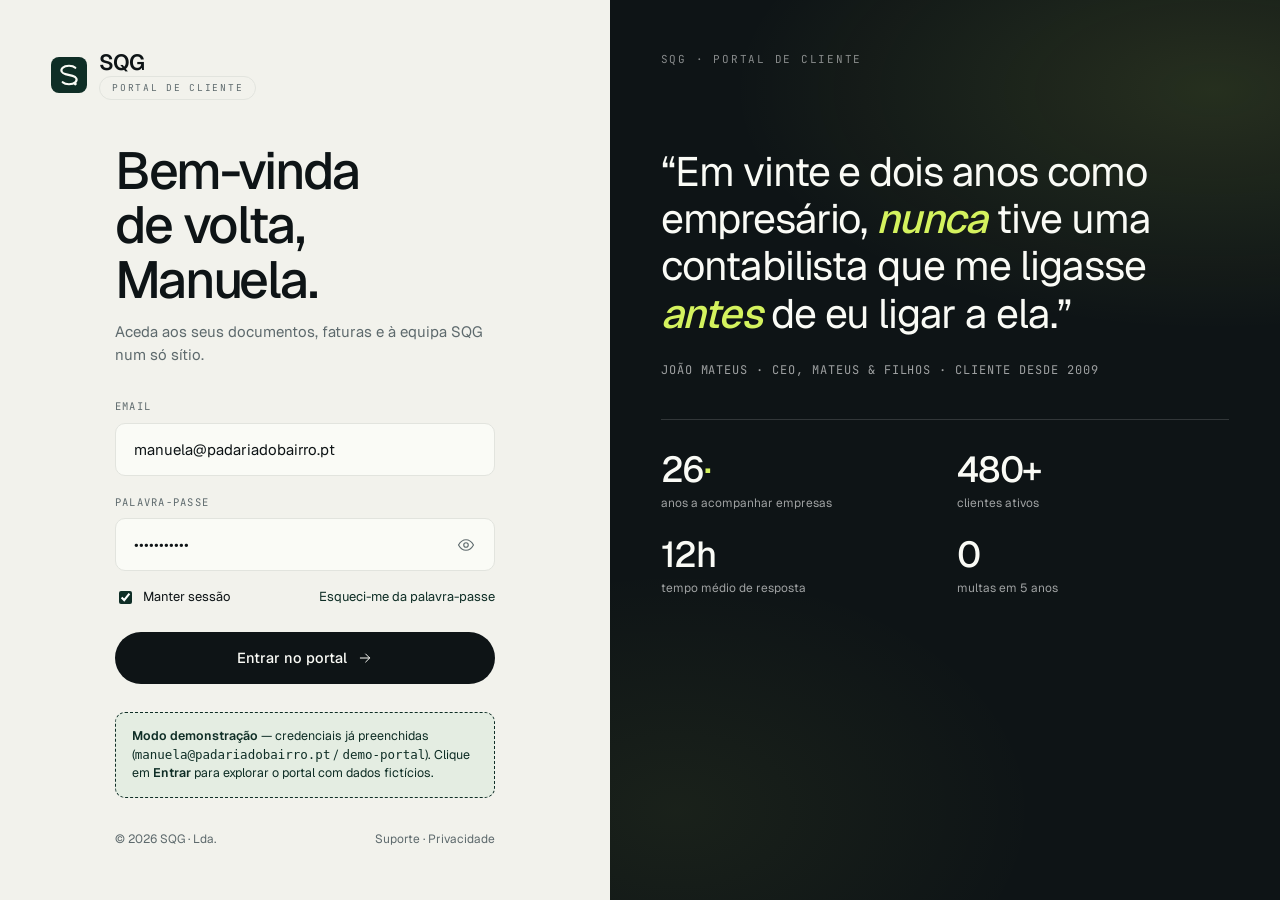
<file: login.html>
<!doctype html>
<html lang="pt-PT">
<head>
  <meta charset="utf-8"/>
  <meta name="viewport" content="width=device-width, initial-scale=1, viewport-fit=cover"/>
  <title>Entrar · Portal SQG</title>

  <link rel="preconnect" href="https://fonts.googleapis.com"/>
  <link rel="preconnect" href="https://fonts.gstatic.com" crossorigin/>
  <link href="https://fonts.googleapis.com/css2?family=Instrument+Serif:ital@0;1&family=Geist:wght@300;400;500;600&family=JetBrains+Mono:wght@400;500&display=swap" rel="stylesheet"/>

  <link rel="stylesheet" href="../styles.css"/>
  <link rel="stylesheet" href="../components.css"/>
  <link rel="stylesheet" href="portal.css"/>
  <link rel="stylesheet" href="portal-mobile.css"/>

  <script>
    document.documentElement.setAttribute('data-type', 'sans');
    document.documentElement.setAttribute('data-theme', 'light');
  </script>
</head>
<body>
  <div class="login-shell">
    <div class="login-pane">
      <a class="logo" href="../index.html" style="margin-bottom:auto; display:inline-flex; align-items:center; gap:12px; text-decoration:none;">
        <span class="logo-mark" style="width:36px; height:36px;">
          <svg viewBox="0 0 40 40" fill="none" style="width:100%;height:100%">
            <path d="M27 12 C 24 9, 16 9, 13 12 C 10 15, 12 18, 16 19 L 24 21 C 28 22, 30 25, 27 28 C 24 31, 16 31, 13 28" stroke="currentColor" stroke-width="2.4" stroke-linecap="round" fill="none"/>
            <circle cx="27" cy="30" r="1.6" fill="currentColor"/>
          </svg>
        </span>
        <span class="logo-word">
          <span class="word">SQG</span>
          <span class="tag">Portal de cliente</span>
        </span>
      </a>

      <form class="login-form" id="loginForm" autocomplete="off">
        <h1>Bem-vinda<br/>de volta, Manuela.</h1>
        <p class="sub">Aceda aos seus documentos, faturas e à equipa SQG num só sítio.</p>

        <label for="email">Email</label>
        <input id="email" type="email" value="manuela@padariadobairro.pt" required/>

        <label for="password">Palavra-passe</label>
        <div style="position:relative">
          <input id="password" type="password" value="demo-portal" required style="padding-right:48px"/>
          <button type="button" id="toggleEye" style="position:absolute; right:14px; top:50%; transform:translateY(-50%); background:transparent; border:0; color:var(--fg-muted); cursor:pointer; padding:6px;">
            <svg width="18" height="18" viewBox="0 0 24 24" fill="none" stroke="currentColor" stroke-width="1.5" stroke-linecap="round" stroke-linejoin="round">
              <path d="M2 12s4-7 10-7 10 7 10 7-4 7-10 7-10-7-10-7z"/><circle cx="12" cy="12" r="3"/>
            </svg>
          </button>
        </div>

        <div class="row">
          <label><input type="checkbox" style="accent-color:var(--accent)" checked/> Manter sessão</label>
          <a href="#">Esqueci-me da palavra-passe</a>
        </div>

        <button class="submit" type="submit">
          Entrar no portal
          <svg width="16" height="16" viewBox="0 0 24 24" fill="none" stroke="currentColor" stroke-width="1.5" stroke-linecap="round" stroke-linejoin="round">
            <path d="M5 12h14M13 6l6 6-6 6"/>
          </svg>
        </button>

        <div class="demo-hint">
          <b>Modo demonstração</b> — credenciais já preenchidas (<code>manuela@padariadobairro.pt</code> / <code>demo-portal</code>).
          Clique em <b>Entrar</b> para explorar o portal com dados fictícios.
        </div>

        <div class="footer-note">
          <span>© 2026 SQG · Lda.</span>
          <span><a href="#">Suporte</a> · <a href="#">Privacidade</a></span>
        </div>
      </form>
    </div>

    <aside class="login-art">
      <div class="art-mark">SQG · Portal de cliente</div>

      <div class="art-quote" style="margin-top: 80px;">
        <span>“Em vinte e dois anos como empresário,</span>
        <em> nunca</em>
        <span> tive uma contabilista que me ligasse </span>
        <em>antes</em>
        <span> de eu ligar a ela.”</span>
      </div>
      <div class="art-author">João Mateus · CEO, Mateus &amp; Filhos · Cliente desde 2009</div>

      <div class="art-stats">
        <div class="art-stat"><div class="v">26<span style="color:var(--accent-2)">·</span></div><div class="l">anos a acompanhar empresas</div></div>
        <div class="art-stat"><div class="v">480+</div><div class="l">clientes ativos</div></div>
        <div class="art-stat"><div class="v">12h</div><div class="l">tempo médio de resposta</div></div>
        <div class="art-stat"><div class="v">0</div><div class="l">multas em 5 anos</div></div>
      </div>
    </aside>
  </div>

  <script>
    document.getElementById('toggleEye').addEventListener('click', () => {
      const inp = document.getElementById('password');
      inp.type = inp.type === 'password' ? 'text' : 'password';
    });
    document.getElementById('loginForm').addEventListener('submit', (e) => {
      e.preventDefault();
      const btn = e.target.querySelector('.submit');
      btn.textContent = 'A entrar…';
      btn.disabled = true;
      setTimeout(() => { window.location.href = 'index.html'; }, 500);
    });
  </script>
</body>
</html>
</file>
<file: styles.css>
/* SQG — Design tokens */
:root {
  /* Ink — deep, slightly blue-charged near-black */
  --ink:#0E1416; --ink-2:#1A2326; --muted:#5E6A6D; --muted-2:#8C9598;

  /* Surfaces — clean cool ivory, not warm cream */
  --line:#E2E4DE; --line-soft:#ECEEE8;
  --cream:#F2F2EC; --cream-2:#E8EAE3; --paper:#FAFBF6; --white:#FFFFFF;

  /* Brand — deep forest-ink as primary, chartreuse as the energy */
  --green:#0F2E26;        /* primary deep — used for nav, footer, buttons */
  --green-2:#194339;
  --green-3:#3E6B5F;      /* mid sage */
  --green-soft:#CFE0D2;
  --green-tint:#E4EDE2;

  --lime:#D4F25E;         /* chartreuse — the modern energy color */
  --lime-2:#BFD950;
  --lime-soft:#EEF7C2;

  --gold:#C9A35E;

  --bg:var(--cream); --surface:var(--paper); --fg:var(--ink); --fg-muted:var(--muted);
  --accent:var(--green); --accent-2:var(--lime); --border:var(--line);

  --serif:'Instrument Serif','Source Serif 4',Georgia,serif;
  --sans:'Geist','Inter Tight',system-ui,sans-serif;
  --mono:'JetBrains Mono',ui-monospace,monospace;
  --display:var(--serif); --body:var(--sans);

  --pad-page:clamp(20px,5vw,80px);
  --pad-section:clamp(64px,9vw,140px);
  --pad-section-dense:clamp(40px,6vw,88px);
  --maxw:1320px; --maxw-text:720px;

  --r-sm:4px; --r:8px; --r-lg:14px; --r-xl:22px;

  --shadow-sm:0 1px 2px rgba(21,25,26,.04), 0 0 0 1px rgba(21,25,26,.04);
  --shadow:0 6px 24px -8px rgba(21,25,26,.10), 0 0 0 1px rgba(21,25,26,.05);
  --shadow-lg:0 24px 60px -20px rgba(21,25,26,.18), 0 0 0 1px rgba(21,25,26,.06);
}

[data-theme="dark"] {
  --bg:#0B0F10; --surface:#131818; --fg:#F2F2EC; --fg-muted:#9AA39C;
  --accent:#D4F25E; --accent-2:#D4F25E; --border:#252B2A;
  --line:#1F2625; --line-soft:#171C1B;
  --cream:#0B0F10; --cream-2:#131818; --paper:#131818;
  --green:#D4F25E; --green-2:#A8C24A; --green-3:#7C9A5C;
  --green-tint:#1A2520; --green-soft:#2A4034;
  --ink:#F2F2EC; --ink-2:#E0E1DA; --muted:#9AA39C;
}
[data-theme="dark"] .btn { color:var(--ink); }
[data-theme="dark"] .btn.ghost { color:var(--fg); background:transparent; border-color:var(--border); }
[data-theme="dark"] .btn.ghost:hover { background:var(--fg); color:var(--bg); }

[data-density="compact"] {
  --pad-section:clamp(48px,6vw,96px);
  --pad-section-dense:clamp(32px,4vw,64px);
}

/* Reset + base */
*,*::before,*::after { box-sizing:border-box; }
html,body { margin:0; padding:0; }
body {
  background:var(--bg); color:var(--fg);
  font-family:var(--body);
  font-feature-settings:"ss01","ss02","cv11";
  font-size:16px; line-height:1.55;
  -webkit-font-smoothing:antialiased;
  text-rendering:optimizeLegibility;
  transition:background .35s ease, color .25s ease;
}
img,svg { display:block; max-width:100%; }
a { color:inherit; text-decoration:none; }
button { font:inherit; cursor:pointer; }

/* Typography scale */
.eyebrow {
  font-family:var(--mono); font-size:11.5px; letter-spacing:.14em;
  text-transform:uppercase; color:var(--fg-muted); font-weight:500;
}
.h-display {
  font-family:var(--display); font-weight:400; letter-spacing:-.02em;
  font-size:clamp(44px,6.8vw,98px); line-height:1.0;
  margin:0; padding-bottom:.05em;
}
.h1 { font-family:var(--display); font-weight:400; letter-spacing:-.02em;
  font-size:clamp(40px,5.5vw,76px); line-height:1.02; }
.h2 { font-family:var(--display); font-weight:400; letter-spacing:-.015em;
  font-size:clamp(32px,4vw,52px); line-height:1.08; }
.h3 { font-family:var(--display); font-weight:400; letter-spacing:-.01em;
  font-size:clamp(24px,2.4vw,32px); line-height:1.18; }
.lead { font-size:clamp(17px,1.4vw,21px); line-height:1.5; color:var(--fg-muted); max-width:62ch; }
.small { font-size:13.5px; color:var(--fg-muted); }

/* Sans-serif typography variant — distinct, not just "serif minus serifs" */
[data-type="sans"] { --display: var(--sans); }
[data-type="sans"] .h-display { font-weight:500; letter-spacing:-.045em; line-height:.98; }
[data-type="sans"] .h1         { font-weight:500; letter-spacing:-.04em;  line-height:1.0; }
[data-type="sans"] .h2         { font-weight:500; letter-spacing:-.035em; line-height:1.06; }
[data-type="sans"] .h3         { font-weight:500; letter-spacing:-.025em; }
[data-type="sans"] .service-title    { font-weight:500; letter-spacing:-.03em; }
[data-type="sans"] .principle-title  { font-weight:500; letter-spacing:-.02em; }
[data-type="sans"] .footer-pitch     { font-weight:500; letter-spacing:-.02em; }
[data-type="sans"] .sim-headline .big{ font-weight:500; letter-spacing:-.045em; }
[data-type="sans"] .dash-stat .v     { font-weight:500; letter-spacing:-.04em; }
[data-type="sans"] .team-name        { font-weight:500; letter-spacing:-.02em; }
[data-type="sans"] .testimonial blockquote { font-weight:450; letter-spacing:-.02em; }
[data-type="sans"] .step-q           { font-weight:500; letter-spacing:-.02em; }
[data-type="sans"] .logo-word .word  { font-weight:600; letter-spacing:-.04em; }
[data-type="sans"] .logo-mark        { font-weight:600; letter-spacing:-.06em; }
[data-type="sans"] .marquee-item     { font-weight:400; letter-spacing:-.01em; font-size:18px; }
[data-type="sans"] .quote-mark       { font-family:var(--sans); font-weight:600; }
[data-type="sans"] em                { font-style:normal; font-weight:500; }

/* Layout */
.page { max-width:var(--maxw); margin:0 auto; padding:0 var(--pad-page); }
section { padding:var(--pad-section) 0; }
section.dense { padding:var(--pad-section-dense) 0; }
.rule { height:1px; background:var(--border); width:100%; }

/* Buttons */
.btn {
  display:inline-flex; align-items:center; gap:10px;
  padding:14px 22px; border-radius:999px; white-space:nowrap;
  font-family:var(--body); font-size:14.5px; font-weight:500; letter-spacing:-.005em;
  background:var(--accent); color:var(--paper);
  border:1px solid var(--accent);
  transition:transform .2s ease, background .2s ease, box-shadow .2s ease;
}
.btn:hover { transform:translateY(-1px); box-shadow:0 8px 20px -8px color-mix(in oklab, var(--accent) 60%, transparent); }
.btn.ghost { background:transparent; color:var(--fg); border-color:var(--border); }
.btn.ghost:hover { background:var(--fg); color:var(--bg); border-color:var(--fg); }
.btn.lime {
  background:var(--accent-2); color:var(--ink); border-color:var(--accent-2);
}
.btn.lime:hover { box-shadow:0 8px 20px -8px color-mix(in oklab, var(--accent-2) 70%, transparent); }
.btn.sm { padding:10px 16px; font-size:13.5px; }
.btn .arrow { transition:transform .25s ease; }
.btn:hover .arrow { transform:translateX(3px); }
</file>
<file: components.css>
/* SQG — Component styles */

/* ============== NAV ============== */
.nav {
  position:sticky; top:0; z-index:50;
  backdrop-filter:blur(14px) saturate(140%);
  -webkit-backdrop-filter:blur(14px) saturate(140%);
  background:color-mix(in oklab, var(--bg) 78%, transparent);
  border-bottom:1px solid color-mix(in oklab, var(--border) 60%, transparent);
}
.nav-inner {
  display:flex; align-items:center; justify-content:space-between;
  padding:18px 0; gap:24px;
}
.nav-links { display:flex; gap:2px; align-items:center; flex-wrap:nowrap; }
.nav-link {
  padding:8px 12px; font-size:13px; color:var(--fg);
  border-radius:999px; transition:background .2s ease, color .2s ease;
  font-weight:450; white-space:nowrap;
}
.nav-link:hover { background:var(--cream-2); }
[data-theme="dark"] .nav-link:hover { background:rgba(255,255,255,.06); }
.nav-cta { display:flex; align-items:center; gap:8px; flex-shrink:0; }
.nav-cta .nav-link { font-size:13px; }
@media (max-width: 1180px) {
  .nav-cta .nav-link { display:none; }
}
@media (max-width: 980px) {
  .nav-links { display:none; }
}

/* ============== LOGO ============== */
.logo { display:inline-flex; align-items:center; gap:12px; }
.logo-mark {
  width:36px; height:36px; border-radius:8px;
  background:var(--accent); color:var(--paper);
  display:grid; place-items:center;
  font-family:var(--display); font-size:18px; font-weight:500;
  letter-spacing:-.04em;
  position:relative;
  overflow:hidden;
}
.logo-mark svg { width:100%; height:100%; }
.logo-word {
  display:flex; flex-direction:column; line-height:1;
}
.logo-word .word {
  font-family:var(--display); font-size:22px; letter-spacing:-.02em; color:var(--fg);
  font-weight:500;
}
.logo-word .tag {
  font-family:var(--mono); font-size:9.5px; letter-spacing:.18em;
  text-transform:uppercase; color:var(--fg-muted); margin-top:3px;
}

/* ============== HERO ============== */
.hero { position:relative; padding-top:clamp(40px,6vw,80px); padding-bottom:clamp(40px,5vw,72px); }
.hero-grid {
  display:grid; grid-template-columns:1.15fr .85fr; gap:64px; align-items:end;
}
.hero h1 { margin:0 0 36px; }
.hero .lead { margin:0 0 36px; max-width:48ch; font-size:clamp(17px,1.4vw,21px); }
.hero-meta {
  display:flex; gap:24px; align-items:center; margin-bottom:24px;
}
.hero-meta .dot { width:6px; height:6px; border-radius:50%; background:var(--accent-2); }
.hero-actions { display:flex; gap:12px; flex-wrap:wrap; }

.hero-side {
  border-left:1px solid var(--border); padding-left:36px;
  display:flex; flex-direction:column; gap:28px;
  padding-bottom:8px;
}
.hero-side .stat-num {
  font-family:var(--display); font-size:clamp(40px,4.5vw,64px); line-height:1;
  letter-spacing:-.02em; color:var(--fg);
}
.hero-side .stat-label {
  font-size:13px; color:var(--fg-muted); margin-top:6px; max-width:24ch;
}
.hero-side .stat-line { padding-bottom:24px; border-bottom:1px solid var(--border); }
.hero-side .stat-line:last-child { border-bottom:0; padding-bottom:0; }

@media (max-width: 900px) {
  .hero-grid { grid-template-columns:1fr; gap:48px; }
  .hero-side { border-left:0; padding-left:0; border-top:1px solid var(--border); padding-top:36px; }
}

/* ============== MARQUEE ============== */
.marquee {
  border-top:1px solid var(--border);
  border-bottom:1px solid var(--border);
  padding:22px 0;
  overflow:hidden;
  background:var(--cream-2);
}
[data-theme="dark"] .marquee { background:rgba(255,255,255,.02); }
.marquee-track { display:flex; gap:64px; animation:scroll 40s linear infinite; }
.marquee-item {
  font-family:var(--display); font-size:22px; color:var(--fg-muted);
  white-space:nowrap; display:flex; align-items:center; gap:64px;
  letter-spacing:-.01em;
}
.marquee-item::after {
  content:""; width:5px; height:5px; border-radius:50%;
  background:var(--accent-2); flex-shrink:0;
}
@keyframes scroll {
  from { transform:translateX(0); }
  to   { transform:translateX(-50%); }
}

/* ============== SECTION HEADER ============== */
.sec-head {
  display:grid; grid-template-columns:1fr 1.6fr; gap:48px;
  align-items:end; margin-bottom:64px;
}
.sec-head .eyebrow { margin-bottom:12px; }
.sec-head h2 { margin:0; }
.sec-head p { margin:0; color:var(--fg-muted); font-size:17px; max-width:46ch; }
@media (max-width:840px) {
  .sec-head { grid-template-columns:1fr; gap:20px; margin-bottom:40px; }
}

/* ============== SERVICES ============== */
.services {
  display:grid; grid-template-columns:repeat(2, 1fr); gap:1px;
  background:var(--border); border:1px solid var(--border);
  border-radius:var(--r-lg); overflow:hidden;
}
.service-card {
  background:var(--surface); padding:40px 36px 36px; position:relative;
  display:flex; flex-direction:column; gap:18px; min-height:280px;
  transition:background .25s ease;
  cursor:pointer;
}
.service-card:hover { background:var(--cream-2); }
[data-theme="dark"] .service-card:hover { background:rgba(255,255,255,.04); }
.service-num {
  font-family:var(--mono); font-size:11px; letter-spacing:.14em;
  color:var(--fg-muted);
}
.service-title {
  font-family:var(--display); font-size:30px; line-height:1.05;
  letter-spacing:-.015em; margin:0; flex:0;
}
.service-desc { color:var(--fg-muted); font-size:15px; line-height:1.55; max-width:38ch; margin:0; }
.service-list { display:flex; flex-direction:column; gap:6px; margin-top:auto; padding-top:18px; }
.service-list-item {
  display:flex; gap:10px; align-items:center;
  font-size:13.5px; color:var(--fg);
}
.service-list-item::before {
  content:""; width:14px; height:1px; background:var(--accent-2); flex-shrink:0;
}
.service-arrow {
  position:absolute; top:36px; right:32px;
  width:32px; height:32px; border-radius:50%; border:1px solid var(--border);
  display:grid; place-items:center; transition:all .25s ease;
}
.service-card:hover .service-arrow {
  background:var(--accent); color:var(--paper); border-color:var(--accent); transform:rotate(-45deg);
}
@media (max-width:780px) { .services { grid-template-columns:1fr; } }

/* ============== PHILOSOPHY ============== */
.philosophy {
  background:var(--green); color:var(--cream); border-radius:var(--r-xl);
  padding:clamp(48px,6vw,80px); position:relative; overflow:hidden;
}
[data-theme="dark"] .philosophy { background:#1A2520; color:var(--fg); }
.philosophy .eyebrow { color:var(--green-soft); }
.philosophy h2 { color:var(--cream); margin:18px 0 0; max-width:18ch; }
[data-theme="dark"] .philosophy h2 { color:var(--fg); }
.philosophy-grid {
  display:grid; grid-template-columns:1.1fr .9fr; gap:64px; align-items:start;
  margin-top:48px;
}
.philosophy-grid > p {
  font-size:18px; line-height:1.6; color:var(--green-soft); max-width:44ch;
}
[data-theme="dark"] .philosophy-grid > p { color:var(--fg-muted); }
.principles { display:flex; flex-direction:column; gap:0; }
.principle {
  padding:22px 0; border-bottom:1px solid rgba(255,255,255,.12);
  display:grid; grid-template-columns:auto 1fr auto; gap:18px; align-items:start;
}
.principle:last-child { border-bottom:0; }
.principle-num {
  font-family:var(--mono); font-size:11px; letter-spacing:.12em;
  color:var(--green-soft); padding-top:4px;
}
.principle-title { font-family:var(--display); font-size:22px; line-height:1.15; }
.principle-body { font-size:14px; color:var(--green-soft); margin-top:6px; line-height:1.5; max-width:38ch; }
@media (max-width:900px) { .philosophy-grid { grid-template-columns:1fr; gap:36px; } }

/* ============== SIMULATOR ============== */
.simulator {
  display:grid; grid-template-columns:1fr 1.1fr; gap:64px;
  align-items:start;
}
.sim-form { display:flex; flex-direction:column; gap:24px; }
.sim-field {
  display:flex; flex-direction:column; gap:8px;
}
.sim-field label {
  font-family:var(--mono); font-size:11px; letter-spacing:.12em;
  text-transform:uppercase; color:var(--fg-muted);
}
.sim-input {
  display:flex; align-items:baseline; gap:8px;
  padding:14px 18px; background:var(--surface);
  border:1px solid var(--border); border-radius:var(--r);
  transition:border-color .2s ease;
}
.sim-input:focus-within { border-color:var(--accent); }
.sim-input input,
.sim-input select {
  flex:1; border:0; outline:0; background:transparent;
  font-family:var(--display); font-size:24px; color:var(--fg);
  letter-spacing:-.01em;
}
.sim-input select { font-family:var(--body); font-size:15px; }
.sim-input .unit {
  font-family:var(--mono); font-size:13px; color:var(--fg-muted);
}
.sim-segment {
  display:flex; gap:0; border:1px solid var(--border); border-radius:999px; padding:4px;
  background:var(--surface);
}
.sim-segment button {
  flex:1; border:0; background:transparent; padding:10px 14px; border-radius:999px;
  font-size:13px; color:var(--fg-muted); transition:all .2s ease;
}
.sim-segment button.active {
  background:var(--accent); color:var(--paper);
}

.sim-result {
  background:var(--surface); border:1px solid var(--border); border-radius:var(--r-lg);
  padding:36px; display:flex; flex-direction:column; gap:24px;
  position:relative; overflow:hidden;
}
.sim-result::before {
  content:""; position:absolute; inset:0; pointer-events:none;
  background:radial-gradient(circle at top right, color-mix(in oklab, var(--accent-2) 12%, transparent), transparent 60%);
}
.sim-headline { position:relative; }
.sim-headline .eyebrow { display:block; margin-bottom:10px; }
.sim-headline .big {
  font-family:var(--display); font-size:clamp(48px,5.5vw,72px); line-height:1;
  letter-spacing:-.025em; color:var(--fg);
}
.sim-headline .sub { color:var(--fg-muted); font-size:14px; margin-top:8px; }
.sim-breakdown {
  display:flex; flex-direction:column; gap:0;
  position:relative;
}
.sim-row {
  display:grid; grid-template-columns:1fr auto; gap:16px;
  padding:14px 0; border-top:1px solid var(--border);
  font-size:14.5px;
}
.sim-row:last-child { border-bottom:1px solid var(--border); }
.sim-row .label { color:var(--fg-muted); }
.sim-row .val { font-variant-numeric:tabular-nums; font-weight:500; }
.sim-bar {
  height:6px; background:var(--cream-2); border-radius:999px; overflow:hidden;
  margin-top:4px;
}
[data-theme="dark"] .sim-bar { background:rgba(255,255,255,.08); }
.sim-bar-fill { height:100%; background:var(--accent); border-radius:999px; transition:width .5s var(--ease); }
.sim-note {
  font-size:12.5px; color:var(--fg-muted); margin:0; line-height:1.5;
  position:relative;
}
@media (max-width:900px) { .simulator { grid-template-columns:1fr; gap:40px; } }

/* ============== CALENDAR / DASHBOARD ============== */
.dashboard {
  background:var(--surface); border:1px solid var(--border); border-radius:var(--r-xl);
  padding:0; overflow:hidden; box-shadow:var(--shadow-lg);
}
.dashboard-bar {
  display:flex; align-items:center; gap:12px;
  padding:14px 22px; border-bottom:1px solid var(--border);
  background:var(--cream-2);
}
[data-theme="dark"] .dashboard-bar { background:rgba(255,255,255,.03); }
.dashboard-bar .dots { display:flex; gap:6px; }
.dashboard-bar .dots span { width:10px; height:10px; border-radius:50%; background:var(--border); }
.dashboard-bar .url {
  font-family:var(--mono); font-size:11.5px; color:var(--fg-muted);
  background:var(--surface); padding:5px 14px; border-radius:999px;
  margin:0 auto; border:1px solid var(--border);
}
.dashboard-body {
  display:grid; grid-template-columns:240px 1fr; min-height:560px;
}
.dash-side {
  padding:24px 18px; border-right:1px solid var(--border);
  display:flex; flex-direction:column; gap:4px;
}
.dash-side .user {
  display:flex; align-items:center; gap:10px;
  padding:12px; border:1px solid var(--border); border-radius:var(--r);
  margin-bottom:18px;
}
.dash-side .avatar {
  width:32px; height:32px; border-radius:50%;
  background:var(--green); color:var(--paper);
  display:grid; place-items:center; font-size:13px; font-weight:500;
}
.dash-side .user-name { font-size:13px; font-weight:500; }
.dash-side .user-role { font-size:11px; color:var(--fg-muted); }
.dash-side .nav-section { font-family:var(--mono); font-size:10px; letter-spacing:.12em;
  color:var(--fg-muted); text-transform:uppercase; padding:18px 12px 8px; }
.dash-side .nav-item {
  display:flex; align-items:center; gap:10px;
  padding:9px 12px; border-radius:var(--r-sm); font-size:13.5px;
  color:var(--fg); cursor:pointer;
}
.dash-side .nav-item:hover { background:var(--cream-2); }
[data-theme="dark"] .dash-side .nav-item:hover { background:rgba(255,255,255,.04); }
.dash-side .nav-item.active { background:var(--green-tint); color:var(--accent); font-weight:500; }
.dash-side .nav-item .ic {
  width:14px; height:14px; border-radius:3px; background:currentColor; opacity:.5;
}

.dash-main { padding:32px 32px; display:flex; flex-direction:column; gap:24px; }
.dash-h { display:flex; justify-content:space-between; align-items:start; }
.dash-h h3 { margin:0 0 6px; }
.dash-h .sub { color:var(--fg-muted); font-size:13.5px; margin:0; }
.dash-h .pill {
  font-family:var(--mono); font-size:11px; letter-spacing:.08em;
  background:var(--green-tint); color:var(--accent); padding:6px 12px; border-radius:999px;
}
.dash-stats { display:grid; grid-template-columns:repeat(3,1fr); gap:14px; }
.dash-stat {
  border:1px solid var(--border); padding:18px; border-radius:var(--r);
  background:var(--bg);
}
.dash-stat .l { font-size:11.5px; color:var(--fg-muted); font-family:var(--mono);
  text-transform:uppercase; letter-spacing:.1em; }
.dash-stat .v {
  font-family:var(--display); font-size:32px; letter-spacing:-.02em;
  margin-top:6px; line-height:1;
}
.dash-stat .d {
  font-size:12px; color:var(--accent-2); margin-top:6px; display:flex; align-items:center; gap:4px;
}
.dash-list { display:flex; flex-direction:column; }
.dash-list-h {
  font-family:var(--mono); font-size:11px; color:var(--fg-muted);
  text-transform:uppercase; letter-spacing:.1em;
  padding:12px 4px; border-bottom:1px solid var(--border);
  display:grid; grid-template-columns:1.5fr 1fr .8fr 100px; gap:16px;
}
.dash-list-row {
  display:grid; grid-template-columns:1.5fr 1fr .8fr 100px; gap:16px;
  padding:14px 4px; border-bottom:1px solid var(--line-soft);
  font-size:13.5px; align-items:center;
}
.dash-list-row .status {
  font-family:var(--mono); font-size:10.5px; letter-spacing:.08em;
  padding:4px 10px; border-radius:999px; display:inline-flex; align-items:center;
  text-transform:uppercase; width:fit-content; gap:6px;
}
.dash-list-row .status::before { content:""; width:5px; height:5px; border-radius:50%; background:currentColor; }
.dash-list-row .status.ok    { background:var(--green-tint); color:var(--accent); }
.dash-list-row .status.warn  { background:#FBE9C8; color:#7A5418; }
.dash-list-row .status.pend  { background:var(--cream-2); color:var(--fg-muted); }
[data-theme="dark"] .dash-list-row .status.warn { background:rgba(201,168,113,.18); color:#D8B473; }
[data-theme="dark"] .dash-list-row .status.pend { background:rgba(255,255,255,.06); color:var(--fg-muted); }

@media (max-width:780px) {
  .dashboard-body { grid-template-columns:1fr; }
  .dash-side { display:none; }
  .dash-stats { grid-template-columns:1fr; }
  .dash-list-h, .dash-list-row { grid-template-columns:1.4fr 1fr 70px; }
  .dash-list-h .col-3, .dash-list-row .col-3 { display:none; }
}

/* ============== TEAM ============== */
.team {
  display:grid; grid-template-columns:repeat(4, 1fr); gap:24px;
}
.team-card {
  display:flex; flex-direction:column; gap:14px;
}
.team-photo {
  aspect-ratio:3/4; border-radius:var(--r); overflow:hidden;
  background:var(--cream-2);
  display:grid; place-items:center; position:relative;
  border:1px solid var(--border);
}
.team-photo .placeholder-mark {
  font-family:var(--display); font-size:88px; letter-spacing:-.04em;
  color:var(--accent); opacity:.18;
}
.team-photo .glow {
  position:absolute; inset:0; pointer-events:none;
  background:radial-gradient(ellipse at top, color-mix(in oklab, var(--accent-2) 18%, transparent), transparent 60%);
}
.team-name { font-family:var(--display); font-size:22px; letter-spacing:-.01em; margin:0; }
.team-role { font-size:13.5px; color:var(--fg-muted); margin:0; }
@media (max-width:900px) { .team { grid-template-columns:repeat(2,1fr); } }

/* ============== TESTIMONIAL ============== */
.testimonial {
  border-top:1px solid var(--border); border-bottom:1px solid var(--border);
  padding:64px 0; display:grid; grid-template-columns:1fr 3fr; gap:48px; align-items:start;
}
.testimonial .eyebrow { display:block; margin-bottom:14px; }
.testimonial .quote-mark {
  font-family:var(--display); font-size:120px; line-height:.6;
  color:var(--accent-2); height:50px;
}
.testimonial blockquote {
  margin:0 0 32px; font-family:var(--display); font-size:clamp(24px,2.6vw,36px);
  line-height:1.25; letter-spacing:-.01em; color:var(--fg); max-width:24ch;
}
.testimonial .author { display:flex; align-items:center; gap:14px; }
.testimonial .author .avatar {
  width:42px; height:42px; border-radius:50%; background:var(--accent); color:var(--paper);
  display:grid; place-items:center; font-family:var(--display); font-size:17px;
}
.testimonial .author-name { font-size:14.5px; font-weight:500; line-height:1.2; }
.testimonial .author-co { font-size:13px; color:var(--fg-muted); line-height:1.2; }
@media (max-width:780px) { .testimonial { grid-template-columns:1fr; gap:20px; } }

/* ============== FOOTER ============== */
.footer {
  background:var(--ink); color:var(--cream); padding:80px 0 36px;
  margin-top:64px;
}
[data-theme="dark"] .footer { background:#0A0D0B; color:var(--fg); }
.footer .logo-word .word { color:var(--cream); }
.footer .logo-word .tag { color:rgba(242,239,230,.5); }
.footer .logo-mark { background:var(--accent-2); color:var(--ink); }
.footer-grid {
  display:grid; grid-template-columns:1.4fr 1fr 1fr 1fr; gap:48px;
  padding-bottom:48px; border-bottom:1px solid rgba(255,255,255,.12);
}
.footer-pitch {
  font-family:var(--display); font-size:clamp(24px,2vw,30px); line-height:1.2; letter-spacing:-.01em;
  max-width:18ch; margin:24px 0 0;
}
.footer-col h4 {
  font-family:var(--mono); font-size:11px; letter-spacing:.12em;
  text-transform:uppercase; color:rgba(242,239,230,.6);
  margin:0 0 18px; font-weight:500;
}
.footer-col a {
  display:block; padding:5px 0; font-size:14px; color:var(--cream);
  transition:color .2s; opacity:.85;
}
.footer-col a:hover { opacity:1; color:var(--green-3); }
.footer-bottom {
  display:flex; justify-content:space-between; align-items:center; padding-top:36px;
  font-size:12.5px; color:rgba(242,239,230,.55);
}
.footer-bottom a { color:inherit; }
@media (max-width:780px) { .footer-grid { grid-template-columns:1fr 1fr; gap:36px; } .footer-pitch { grid-column:1/-1; } }

/* ============== CONTACT MULTISTEP ============== */
.contact {
  background:var(--green); color:var(--cream); border-radius:var(--r-xl);
  padding:clamp(40px,5vw,72px); display:grid; grid-template-columns:1fr 1.1fr; gap:64px;
  align-items:start;
}
[data-theme="dark"] .contact { background:#1A2520; color:var(--fg); }
.contact h2 { margin:14px 0 0; color:var(--cream); }
[data-theme="dark"] .contact h2 { color:var(--fg); }
.contact .lead { color:var(--green-soft); margin-top:18px; }
[data-theme="dark"] .contact .lead { color:var(--fg-muted); }
.contact .eyebrow { color:var(--green-soft); }
.contact-info { margin-top:36px; display:flex; flex-direction:column; gap:18px; }
.contact-info > div { display:flex; gap:14px; align-items:start; }
.contact-info .l { font-family:var(--mono); font-size:11px; letter-spacing:.12em;
  text-transform:uppercase; color:var(--green-soft); width:80px; padding-top:3px; }
[data-theme="dark"] .contact-info .l { color:var(--fg-muted); }
.contact-info .v { font-size:15px; }

.multistep {
  background:rgba(255,255,255,.05); border:1px solid rgba(255,255,255,.1);
  border-radius:var(--r-lg); padding:32px; backdrop-filter:blur(8px);
}
[data-theme="dark"] .multistep { background:rgba(255,255,255,.03); }
.steps-bar {
  display:flex; gap:8px; margin-bottom:24px;
}
.step-pip { flex:1; height:3px; border-radius:999px; background:rgba(255,255,255,.18); transition:background .3s; }
.step-pip.active { background:var(--green-3); }
.step-label {
  font-family:var(--mono); font-size:11px; letter-spacing:.12em;
  text-transform:uppercase; color:var(--green-soft); margin-bottom:18px;
}
[data-theme="dark"] .step-label { color:var(--fg-muted); }
.step-q { font-family:var(--display); font-size:24px; line-height:1.2; margin:0 0 24px; color:var(--cream); }
[data-theme="dark"] .step-q { color:var(--fg); }
.step-options { display:flex; flex-direction:column; gap:8px; }
.step-option {
  border:1px solid rgba(255,255,255,.15); padding:14px 18px; border-radius:var(--r);
  font-size:14px; color:var(--cream); cursor:pointer; text-align:left;
  background:transparent; transition:all .2s ease;
  display:flex; align-items:center; gap:12px;
}
[data-theme="dark"] .step-option { color:var(--fg); }
.step-option:hover { border-color:var(--green-3); background:rgba(255,255,255,.04); }
.step-option.selected { border-color:var(--green-3); background:rgba(91,140,90,.18); }
.step-option .pip {
  width:14px; height:14px; border-radius:50%;
  border:1.5px solid rgba(255,255,255,.3); transition:all .2s;
}
.step-option.selected .pip { border-color:var(--green-3); background:var(--green-3); border-width:5px; }

.step-input {
  width:100%; border:1px solid rgba(255,255,255,.15); padding:14px 18px;
  border-radius:var(--r); font-family:var(--body); font-size:15px;
  background:rgba(255,255,255,.03); color:var(--cream); outline:none;
  transition:border-color .2s;
}
[data-theme="dark"] .step-input { color:var(--fg); background:rgba(255,255,255,.02); }
.step-input:focus { border-color:var(--green-3); }
.step-input::placeholder { color:rgba(242,239,230,.4); }
.step-grid { display:grid; grid-template-columns:1fr 1fr; gap:10px; }
.step-nav {
  display:flex; justify-content:space-between; gap:12px; margin-top:24px;
}
.step-nav button {
  background:transparent; border:1px solid rgba(255,255,255,.2); padding:11px 18px;
  border-radius:999px; color:var(--cream); font-size:13.5px; transition:all .2s;
}
[data-theme="dark"] .step-nav button { color:var(--fg); }
.step-nav button:hover:not(:disabled) { background:rgba(255,255,255,.06); }
.step-nav button.primary {
  background:var(--green-3); color:var(--ink); border-color:var(--green-3);
}
.step-nav button.primary:hover { background:var(--cream); }
.step-nav button:disabled { opacity:.4; cursor:not-allowed; }

.success {
  text-align:center; padding:32px 16px;
}
.success-check {
  width:56px; height:56px; border-radius:50%; background:var(--green-3); color:var(--ink);
  display:grid; place-items:center; font-size:28px; margin:0 auto 18px;
}

@media (max-width:900px) { .contact { grid-template-columns:1fr; gap:40px; } }

/* ============== UTILITIES ============== */
.reveal { opacity:1; transform:none; }
.js-reveal-armed .reveal:not(.in) { opacity:0; transform:translateY(16px); }
.reveal { transition:opacity .8s var(--ease), transform .8s var(--ease); }
.reveal.in { opacity:1; transform:none; }

.tag {
  display:inline-flex; align-items:center; gap:8px;
  padding:6px 12px; border:1px solid var(--border); border-radius:999px;
  font-family:var(--mono); font-size:11px; letter-spacing:.1em; text-transform:uppercase;
  color:var(--fg-muted);
}
.tag .pulse { width:6px; height:6px; border-radius:50%; background:var(--accent-2); position:relative; }
.tag .pulse::after {
  content:""; position:absolute; inset:-3px; border-radius:50%;
  border:1.5px solid var(--accent-2); animation:pulse 1.8s ease-out infinite; opacity:0;
}
@keyframes pulse {
  0% { transform:scale(.6); opacity:.8; }
  100% { transform:scale(1.8); opacity:0; }
}
</file>
<file: portal.css>
/* SQG Portal — Demo styles
   Builds on top of styles.css + components.css (which must be loaded first)
*/

:root {
  --sidebar-w: 260px;
  --topbar-h: 64px;
  --portal-pad: clamp(20px, 3vw, 36px);
}

.portal-shell {
  display: grid;
  grid-template-columns: var(--sidebar-w) 1fr;
  min-height: 100vh;
  background: var(--bg);
}

/* ============ DEMO BANNER ============ */
.demo-banner {
  position: fixed; top: 0; left: 0; right: 0; z-index: 100;
  background: var(--accent-2); color: var(--ink);
  padding: 8px 20px;
  display: flex; align-items: center; justify-content: center; gap: 16px;
  font-size: 12.5px; font-family: var(--mono);
  letter-spacing: .05em;
}
.demo-banner b { font-weight: 600; }
.demo-banner a { text-decoration: underline; }
.demo-banner button {
  background: var(--ink); color: var(--accent-2); border: 0;
  padding: 4px 12px; border-radius: 999px;
  font-family: var(--mono); font-size: 11px; letter-spacing: .08em;
  text-transform: uppercase; cursor: pointer;
}
body.has-banner .portal-shell { padding-top: 36px; }
body.has-banner .portal-side { top: 36px; }
body.has-banner .portal-topbar { top: 36px; }

/* ============ SIDEBAR ============ */
.portal-side {
  position: sticky; top: 0; left: 0;
  height: 100vh;
  border-right: 1px solid var(--border);
  background: var(--surface);
  display: flex; flex-direction: column;
  padding: 22px 16px;
  overflow-y: auto;
}
.portal-side .brand {
  display: flex; align-items: center; gap: 12px;
  padding: 4px 8px 24px;
  border-bottom: 1px solid var(--border);
  margin-bottom: 18px;
}
.portal-side .brand .logo-mark { width: 32px; height: 32px; }
.portal-side .brand .word {
  font-family: var(--display); font-size: 18px; font-weight: 600;
  letter-spacing: -.03em;
}
.portal-side .brand .tag {
  font-family: var(--mono); font-size: 9px; letter-spacing: .16em;
  text-transform: uppercase; color: var(--fg-muted); margin-top: 2px;
}
[data-type="sans"] .portal-side .brand .word { letter-spacing: -.04em; }

.portal-side .org {
  display: flex; align-items: center; gap: 12px;
  padding: 12px;
  border: 1px solid var(--border); border-radius: 10px;
  background: var(--bg);
  margin-bottom: 18px;
  cursor: pointer; transition: background .2s;
}
.portal-side .org:hover { background: var(--cream-2); }
.portal-side .org .o-mark {
  width: 36px; height: 36px; border-radius: 8px;
  background: var(--accent); color: var(--accent-2);
  display: grid; place-items: center;
  font-family: var(--display); font-weight: 600; font-size: 16px;
  letter-spacing: -.04em;
}
.portal-side .org .o-name {
  flex: 1;
  font-size: 13.5px; font-weight: 500; line-height: 1.15;
}
.portal-side .org .o-sub {
  font-size: 11px; color: var(--fg-muted); margin-top: 2px;
  font-family: var(--mono); letter-spacing: .04em;
}
.portal-side .org .o-chevron {
  color: var(--fg-muted);
}

.portal-side .nav-section {
  font-family: var(--mono); font-size: 10px; letter-spacing: .14em;
  text-transform: uppercase; color: var(--fg-muted);
  padding: 14px 12px 8px;
}
.portal-side .nav-item {
  display: flex; align-items: center; gap: 12px;
  padding: 9px 12px;
  border-radius: 8px; font-size: 13.5px;
  color: var(--fg); cursor: pointer;
  position: relative;
  transition: background .15s;
  border: 0; background: transparent; width: 100%; text-align: left;
  font-family: var(--body);
}
.portal-side .nav-item:hover { background: var(--cream-2); }
[data-theme="dark"] .portal-side .nav-item:hover { background: rgba(255,255,255,.04); }
.portal-side .nav-item.active {
  background: var(--ink); color: var(--paper); font-weight: 500;
}
.portal-side .nav-item.active .ic-bg { background: rgba(255,255,255,.12); }
.portal-side .nav-item .ic {
  width: 18px; height: 18px;
  display: grid; place-items: center;
  color: currentColor; opacity: .9;
}
.portal-side .nav-item .badge {
  margin-left: auto;
  font-family: var(--mono); font-size: 10px;
  background: var(--accent-2); color: var(--ink);
  padding: 2px 6px; border-radius: 999px;
  letter-spacing: .04em;
}
.portal-side .nav-item.active .badge { background: var(--accent-2); color: var(--ink); }

.portal-side .help {
  margin-top: auto;
  padding: 14px;
  border-radius: 10px;
  background: var(--green-tint);
  border: 1px solid var(--green-soft);
}
[data-theme="dark"] .portal-side .help { background: rgba(212,242,94,.08); border-color: rgba(212,242,94,.2); }
.portal-side .help .help-title {
  font-family: var(--display); font-size: 16px;
  letter-spacing: -.01em; margin: 0 0 4px;
}
.portal-side .help .help-sub {
  font-size: 12px; color: var(--fg-muted); margin: 0 0 12px; line-height: 1.4;
}
.portal-side .help .help-btn {
  display: inline-flex; align-items: center; gap: 8px;
  font-size: 12px; font-weight: 500;
  color: var(--accent);
  background: transparent; border: 0; padding: 0; cursor: pointer;
}

/* ============ TOPBAR ============ */
.portal-main {
  display: flex; flex-direction: column;
  min-height: 100vh;
  min-width: 0;
}
.portal-topbar {
  position: sticky; top: 0; z-index: 20;
  background: color-mix(in oklab, var(--bg) 88%, transparent);
  backdrop-filter: blur(14px) saturate(140%);
  -webkit-backdrop-filter: blur(14px) saturate(140%);
  border-bottom: 1px solid color-mix(in oklab, var(--border) 60%, transparent);
  height: var(--topbar-h);
  padding: 0 var(--portal-pad);
  display: flex; align-items: center; gap: 18px;
}
.portal-topbar h1 {
  font-family: var(--display); font-weight: 500;
  font-size: 22px; letter-spacing: -.02em; margin: 0; line-height: 1;
}
[data-type="sans"] .portal-topbar h1 { font-weight: 500; letter-spacing: -.03em; }
.portal-topbar .breadcrumb {
  font-family: var(--mono); font-size: 11px; letter-spacing: .12em;
  text-transform: uppercase; color: var(--fg-muted);
}
.portal-topbar .search {
  margin-left: auto; flex: 0 1 340px;
  display: flex; align-items: center; gap: 8px;
  padding: 8px 14px;
  border: 1px solid var(--border); border-radius: 999px;
  background: var(--surface);
  font-size: 13px;
}
.portal-topbar .search input {
  border: 0; outline: 0; background: transparent;
  flex: 1; font: inherit; color: var(--fg);
}
.portal-topbar .search .kbd {
  font-family: var(--mono); font-size: 10px;
  background: var(--cream-2); padding: 2px 6px; border-radius: 4px;
  color: var(--fg-muted); border: 1px solid var(--border);
}
.portal-topbar .icon-btn {
  width: 36px; height: 36px;
  border-radius: 10px; border: 1px solid var(--border); background: var(--surface);
  display: grid; place-items: center; cursor: pointer;
  color: var(--fg); position: relative;
}
.portal-topbar .icon-btn:hover { background: var(--cream-2); }
.portal-topbar .icon-btn .notif-dot {
  position: absolute; top: 6px; right: 6px;
  width: 8px; height: 8px; border-radius: 50%; background: var(--accent-2);
  border: 1.5px solid var(--surface);
}
.portal-topbar .user-chip {
  display: flex; align-items: center; gap: 10px;
  padding: 4px 14px 4px 4px;
  border-radius: 999px; border: 1px solid var(--border); background: var(--surface);
  cursor: pointer;
}
.portal-topbar .user-chip:hover { background: var(--cream-2); }
.portal-topbar .user-chip .av {
  width: 28px; height: 28px; border-radius: 50%;
  background: var(--accent); color: var(--accent-2);
  display: grid; place-items: center; font-size: 12px;
  font-family: var(--display); font-weight: 600; letter-spacing: -.03em;
}
.portal-topbar .user-chip .un { font-size: 13px; font-weight: 500; }

/* ============ CONTENT ============ */
.portal-content {
  flex: 1; padding: var(--portal-pad);
  display: flex; flex-direction: column; gap: 24px;
  max-width: 1280px; width: 100%;
}
.portal-h {
  display: flex; align-items: end; justify-content: space-between;
  gap: 24px; padding-bottom: 4px;
}
.portal-h h2 {
  font-family: var(--display); font-weight: 500;
  font-size: clamp(28px, 3.4vw, 40px);
  letter-spacing: -.02em; line-height: 1.05; margin: 4px 0 0;
}
[data-type="sans"] .portal-h h2 { font-weight: 500; letter-spacing: -.03em; }
.portal-h .h-sub {
  font-size: 14px; color: var(--fg-muted); margin: 0;
}
.portal-h .h-actions { display: flex; gap: 8px; }

/* Cards */
.p-card {
  background: var(--surface);
  border: 1px solid var(--border);
  border-radius: 14px;
  padding: 22px;
  display: flex; flex-direction: column; gap: 12px;
}
.p-card .p-card-h {
  display: flex; align-items: center; justify-content: space-between; gap: 12px;
}
.p-card .p-card-t {
  font-family: var(--mono); font-size: 11px; letter-spacing: .12em;
  text-transform: uppercase; color: var(--fg-muted);
  font-weight: 500;
}
.p-card .p-card-link {
  font-size: 12.5px; color: var(--accent); font-weight: 500;
  display: inline-flex; align-items: center; gap: 4px;
}

/* Stat */
.stat-grid {
  display: grid; grid-template-columns: repeat(4, 1fr); gap: 14px;
}
@media (max-width: 1100px) { .stat-grid { grid-template-columns: repeat(2, 1fr); } }
@media (max-width: 640px)  { .stat-grid { grid-template-columns: 1fr; } }

.p-stat {
  background: var(--surface);
  border: 1px solid var(--border);
  border-radius: 14px;
  padding: 20px;
  display: flex; flex-direction: column; gap: 4px;
  min-height: 130px;
  position: relative; overflow: hidden;
}
.p-stat .l {
  font-family: var(--mono); font-size: 10.5px; letter-spacing: .12em;
  text-transform: uppercase; color: var(--fg-muted);
}
.p-stat .v {
  font-family: var(--display); font-weight: 500;
  font-size: 36px; letter-spacing: -.025em; line-height: 1.05;
  margin-top: 8px;
  font-variant-numeric: tabular-nums;
}
[data-type="sans"] .p-stat .v { font-weight: 500; letter-spacing: -.04em; }
.p-stat .d {
  font-size: 12.5px; color: var(--fg-muted); margin-top: 6px;
  display: inline-flex; align-items: center; gap: 6px;
}
.p-stat .d.up { color: #2A8552; }
.p-stat .d.down { color: #C0584D; }
.p-stat .d.neutral { color: var(--fg-muted); }
.p-stat .spark {
  position: absolute; right: 0; bottom: 0; opacity: .6;
}
[data-theme="dark"] .p-stat .d.up { color: #6CCB95; }
[data-theme="dark"] .p-stat .d.down { color: #E89E96; }

/* Two-col layout */
.two-col {
  display: grid; grid-template-columns: 1.4fr 1fr; gap: 18px;
}
@media (max-width: 1000px) { .two-col { grid-template-columns: 1fr; } }

/* List rows (used in many views) */
.p-list {
  display: flex; flex-direction: column; gap: 0;
  margin: 4px -22px -22px;
}
.p-list-row {
  display: grid; align-items: center; gap: 14px;
  padding: 14px 22px;
  font-size: 13.5px;
  border-top: 1px solid var(--line-soft);
  transition: background .12s;
}
.p-list-row:hover { background: var(--cream-2); }
[data-theme="dark"] .p-list-row:hover { background: rgba(255,255,255,.03); }
.p-list-row .p-icon {
  width: 32px; height: 32px;
  border-radius: 8px;
  background: var(--cream-2);
  display: grid; place-items: center;
  color: var(--fg-muted); flex-shrink: 0;
}
.p-list-row .p-name { font-weight: 500; font-size: 14px; }
.p-list-row .p-meta { color: var(--fg-muted); font-size: 12px; margin-top: 2px; font-family: var(--mono); letter-spacing: .03em; }
.p-list-row .p-val { font-variant-numeric: tabular-nums; font-weight: 500; }

/* Status pills */
.p-status {
  font-family: var(--mono); font-size: 10.5px; letter-spacing: .08em;
  text-transform: uppercase;
  padding: 4px 10px; border-radius: 999px;
  display: inline-flex; align-items: center; gap: 6px;
  width: fit-content;
}
.p-status::before { content: ""; width: 5px; height: 5px; border-radius: 50%; background: currentColor; }
.p-status.ok    { background: var(--green-tint); color: var(--accent); }
.p-status.warn  { background: #FBE9C8; color: #7A5418; }
.p-status.pend  { background: var(--cream-2); color: var(--fg-muted); }
.p-status.err   { background: #FAD9D2; color: #B23B2A; }
.p-status.info  { background: #DDE7F1; color: #2D4A6F; }
[data-theme="dark"] .p-status.warn { background: rgba(201,168,113,.18); color: #D8B473; }
[data-theme="dark"] .p-status.pend { background: rgba(255,255,255,.06); color: var(--fg-muted); }
[data-theme="dark"] .p-status.err  { background: rgba(178,59,42,.18); color: #E89E96; }
[data-theme="dark"] .p-status.info { background: rgba(45,74,111,.25); color: #A8C2DC; }

/* Table */
.p-table {
  width: 100%; border-collapse: collapse;
  font-size: 13.5px;
}
.p-table th {
  text-align: left;
  font-family: var(--mono); font-size: 10.5px; letter-spacing: .12em;
  text-transform: uppercase; color: var(--fg-muted);
  font-weight: 500;
  padding: 14px 22px 12px;
  border-bottom: 1px solid var(--border);
  background: var(--surface);
}
.p-table td {
  padding: 14px 22px;
  border-bottom: 1px solid var(--line-soft);
  vertical-align: middle;
}
.p-table tbody tr:hover td { background: var(--cream-2); }
[data-theme="dark"] .p-table tbody tr:hover td { background: rgba(255,255,255,.03); }
.p-table tbody tr:last-child td { border-bottom: 0; }
.p-table .num { text-align: right; font-variant-numeric: tabular-nums; }

/* Bare table card */
.p-table-card {
  background: var(--surface);
  border: 1px solid var(--border);
  border-radius: 14px;
  overflow: hidden;
}
.p-table-card .p-table th:first-child,
.p-table-card .p-table td:first-child { padding-left: 22px; }
.p-table-card .p-table th:last-child,
.p-table-card .p-table td:last-child { padding-right: 22px; }

/* Pills / chips */
.p-chip {
  display: inline-flex; align-items: center; gap: 6px;
  padding: 5px 10px;
  background: var(--cream-2); border: 1px solid var(--border);
  border-radius: 999px;
  font-size: 12px;
}

/* Mini segmented */
.p-seg {
  display: inline-flex; padding: 3px;
  background: var(--cream-2); border-radius: 999px; border: 1px solid var(--border);
}
.p-seg button {
  border: 0; background: transparent; padding: 6px 12px;
  border-radius: 999px; font-size: 12.5px; color: var(--fg-muted);
  cursor: pointer; font-family: var(--body);
}
.p-seg button.active { background: var(--ink); color: var(--paper); }
[data-theme="dark"] .p-seg button.active { background: var(--accent-2); color: var(--ink); }

/* Mini button */
.p-btn {
  display: inline-flex; align-items: center; gap: 6px;
  padding: 8px 14px;
  border-radius: 999px;
  border: 1px solid var(--border);
  background: var(--surface); color: var(--fg);
  font-family: var(--body); font-size: 13px; font-weight: 500;
  cursor: pointer; transition: all .15s;
  white-space: nowrap;
}
.p-btn:hover { background: var(--cream-2); }
.p-btn.primary { background: var(--ink); color: var(--paper); border-color: var(--ink); }
.p-btn.primary:hover { background: var(--accent); border-color: var(--accent); }
[data-theme="dark"] .p-btn.primary { background: var(--accent-2); color: var(--ink); border-color: var(--accent-2); }
[data-theme="dark"] .p-btn.primary:hover { background: var(--accent-2); }
.p-btn.lime { background: var(--accent-2); color: var(--ink); border-color: var(--accent-2); }
.p-btn.lime:hover { transform: translateY(-1px); }

/* Sparkline */
.spark-svg { stroke: var(--accent-2); fill: none; stroke-width: 1.5; }

/* Calendar */
.cal-grid {
  display: grid; grid-template-columns: repeat(7, 1fr);
  gap: 6px;
}
.cal-h {
  font-family: var(--mono); font-size: 10px; letter-spacing: .12em;
  text-transform: uppercase; color: var(--fg-muted);
  padding: 8px 4px 12px; text-align: center;
}
.cal-day {
  aspect-ratio: 1.05/1;
  border: 1px solid var(--line-soft); border-radius: 8px;
  padding: 6px 8px;
  display: flex; flex-direction: column;
  font-size: 12.5px;
  background: var(--surface);
  cursor: pointer; transition: all .15s;
  min-height: 80px;
  position: relative;
}
.cal-day:hover { border-color: var(--border); }
.cal-day.muted { color: var(--muted-2); background: transparent; }
.cal-day.today { background: var(--ink); color: var(--paper); border-color: var(--ink); }
.cal-day.today .cal-num { color: var(--accent-2); }
.cal-day .cal-num { font-weight: 500; }
.cal-day .cal-evt {
  font-size: 10px;
  padding: 2px 6px;
  border-radius: 4px;
  margin-top: 4px;
  white-space: nowrap; overflow: hidden; text-overflow: ellipsis;
  font-family: var(--body);
}
.cal-day .cal-evt.iva { background: #FBE9C8; color: #7A5418; }
.cal-day .cal-evt.irs { background: #DDE7F1; color: #2D4A6F; }
.cal-day .cal-evt.ss  { background: var(--green-tint); color: var(--accent); }
.cal-day .cal-evt.ies { background: #F2D7E0; color: #883950; }
.cal-day.today .cal-evt { background: rgba(255,255,255,.18); color: var(--paper); }

/* Chat */
.chat-shell {
  display: grid; grid-template-columns: 280px 1fr;
  background: var(--surface); border: 1px solid var(--border);
  border-radius: 14px; overflow: hidden;
  min-height: 600px;
}
.chat-side {
  border-right: 1px solid var(--border);
  display: flex; flex-direction: column;
}
.chat-search {
  padding: 14px; border-bottom: 1px solid var(--line-soft);
}
.chat-search input {
  width: 100%; padding: 9px 14px;
  border-radius: 999px;
  border: 1px solid var(--border); background: var(--bg);
  font: inherit; font-size: 13px; outline: 0; color: var(--fg);
}
.chat-list { flex: 1; overflow-y: auto; }
.chat-thread {
  display: flex; gap: 12px; padding: 14px;
  border-bottom: 1px solid var(--line-soft);
  cursor: pointer;
  align-items: center;
}
.chat-thread:hover { background: var(--cream-2); }
.chat-thread.active { background: var(--cream-2); }
.chat-thread .av {
  width: 38px; height: 38px; border-radius: 50%;
  background: var(--accent); color: var(--accent-2);
  display: grid; place-items: center;
  font-family: var(--display); font-weight: 600; font-size: 14px;
  letter-spacing: -.04em; flex-shrink: 0;
}
.chat-thread .ti { flex: 1; min-width: 0; }
.chat-thread .ti-n {
  font-size: 13.5px; font-weight: 500;
  display: flex; justify-content: space-between;
}
.chat-thread .ti-n time { font-size: 10.5px; color: var(--fg-muted); font-family: var(--mono); }
.chat-thread .ti-p {
  font-size: 12.5px; color: var(--fg-muted);
  margin-top: 2px;
  white-space: nowrap; overflow: hidden; text-overflow: ellipsis;
}
.chat-thread .ti .unread-dot {
  width: 7px; height: 7px; border-radius: 50%; background: var(--accent-2);
  display: inline-block; margin-left: 6px;
}

.chat-pane {
  display: flex; flex-direction: column;
}
.chat-pane-h {
  padding: 14px 22px;
  border-bottom: 1px solid var(--line-soft);
  display: flex; align-items: center; gap: 12px;
}
.chat-pane-h .av {
  width: 36px; height: 36px; border-radius: 50%;
  background: var(--accent); color: var(--accent-2);
  display: grid; place-items: center;
  font-family: var(--display); font-weight: 600;
}
.chat-pane-h .who { font-size: 14px; font-weight: 500; }
.chat-pane-h .role { font-size: 11.5px; color: var(--fg-muted); font-family: var(--mono); letter-spacing: .04em; }
.chat-pane-body {
  flex: 1; padding: 22px;
  display: flex; flex-direction: column; gap: 14px;
  overflow-y: auto;
  background: var(--bg);
}
.chat-msg { display: flex; gap: 10px; max-width: 70%; }
.chat-msg .bubble {
  padding: 10px 14px;
  border-radius: 14px;
  background: var(--surface); border: 1px solid var(--border);
  font-size: 14px; line-height: 1.5;
}
.chat-msg .meta {
  font-size: 10.5px; color: var(--fg-muted); font-family: var(--mono);
  margin-top: 4px; letter-spacing: .04em;
}
.chat-msg.them { align-self: flex-start; }
.chat-msg.me { align-self: flex-end; flex-direction: row-reverse; }
.chat-msg.me .bubble {
  background: var(--ink); color: var(--paper); border-color: var(--ink);
}
[data-theme="dark"] .chat-msg.me .bubble { background: var(--accent-2); color: var(--ink); border-color: var(--accent-2); }
.chat-msg.me .meta { text-align: right; }
.chat-day {
  align-self: center;
  font-family: var(--mono); font-size: 10.5px; letter-spacing: .14em;
  text-transform: uppercase; color: var(--fg-muted);
  padding: 6px 12px; background: var(--surface);
  border: 1px solid var(--border); border-radius: 999px;
}
.chat-compose {
  padding: 14px 18px;
  border-top: 1px solid var(--line-soft);
  display: flex; gap: 10px;
  background: var(--surface);
}
.chat-compose input {
  flex: 1; padding: 11px 16px;
  border-radius: 999px;
  border: 1px solid var(--border); background: var(--bg);
  font: inherit; font-size: 14px; outline: 0; color: var(--fg);
}

/* Documents */
.doc-grid {
  display: grid; grid-template-columns: repeat(auto-fill, minmax(220px, 1fr));
  gap: 14px;
}
.doc-card {
  background: var(--surface);
  border: 1px solid var(--border);
  border-radius: 12px;
  overflow: hidden;
  cursor: pointer;
  transition: transform .15s, box-shadow .15s;
}
.doc-card:hover { transform: translateY(-2px); box-shadow: var(--shadow); }
.doc-thumb {
  aspect-ratio: 1.4/1;
  background: var(--cream-2);
  position: relative;
  display: grid; place-items: center;
}
.doc-thumb .doc-ext {
  font-family: var(--mono); font-size: 24px; font-weight: 500;
  color: var(--fg-muted); letter-spacing: -.02em;
}
.doc-thumb .doc-badge {
  position: absolute; top: 10px; right: 10px;
}
.doc-info { padding: 12px 14px 14px; }
.doc-info .n { font-size: 13.5px; font-weight: 500; }
.doc-info .m { font-size: 11.5px; color: var(--fg-muted); margin-top: 2px; font-family: var(--mono); letter-spacing: .04em; }

/* Team grid in portal */
.team-strip {
  display: grid; grid-template-columns: repeat(3, 1fr); gap: 14px;
}
@media (max-width: 900px) { .team-strip { grid-template-columns: 1fr; } }
.team-strip .person {
  display: flex; gap: 14px; align-items: center;
  background: var(--surface); border: 1px solid var(--border);
  border-radius: 12px; padding: 16px;
}
.team-strip .person .av {
  width: 48px; height: 48px; border-radius: 12px;
  background: var(--accent); color: var(--accent-2);
  display: grid; place-items: center;
  font-family: var(--display); font-weight: 600; font-size: 18px;
}
.team-strip .person .n { font-size: 14px; font-weight: 500; }
.team-strip .person .r { font-size: 12px; color: var(--fg-muted); font-family: var(--mono); letter-spacing: .04em; }

/* Mobile sidebar */
@media (max-width: 900px) {
  .portal-shell { grid-template-columns: 1fr; }
  .portal-side {
    position: fixed; left: -280px;
    width: 260px; height: 100vh; z-index: 50;
    transition: left .25s var(--ease);
    box-shadow: var(--shadow-lg);
  }
  body.side-open .portal-side { left: 0; }
  body.side-open::after {
    content: ""; position: fixed; inset: 0; background: rgba(0,0,0,.4); z-index: 40;
  }
  .portal-topbar .search { display: none; }
}

/* Hamburger */
.hamburger {
  display: none;
  width: 36px; height: 36px;
  align-items: center; justify-content: center;
  border-radius: 8px; border: 1px solid var(--border); background: var(--surface);
  cursor: pointer;
}
@media (max-width: 900px) { .hamburger { display: flex; } }

/* ============ LOGIN ============ */
.login-shell {
  min-height: 100vh;
  display: grid; grid-template-columns: 1fr 1.1fr;
  background: var(--bg);
}
@media (max-width: 900px) { .login-shell { grid-template-columns: 1fr; } }

.login-pane {
  padding: clamp(24px, 4vw, 56px);
  display: flex; flex-direction: column;
  min-height: 100vh;
}
.login-pane .logo { margin-bottom: auto; }
.login-form {
  max-width: 380px;
  width: 100%;
  margin: 0 auto;
}
.login-form h1 {
  font-family: var(--display); font-weight: 500;
  font-size: clamp(36px, 4.5vw, 52px);
  letter-spacing: -.025em; line-height: 1.05;
  margin: 0 0 14px;
}
[data-type="sans"] .login-form h1 { font-weight: 500; letter-spacing: -.04em; }
.login-form .sub {
  color: var(--fg-muted); font-size: 15px;
  margin: 0 0 32px; line-height: 1.5;
}
.login-form label {
  display: block;
  font-family: var(--mono); font-size: 10.5px; letter-spacing: .12em;
  text-transform: uppercase; color: var(--fg-muted);
  margin: 18px 0 8px;
}
.login-form input[type="text"],
.login-form input[type="email"],
.login-form input[type="password"] {
  width: 100%;
  padding: 14px 18px;
  border-radius: 10px;
  border: 1px solid var(--border);
  background: var(--surface);
  font: inherit; font-size: 15px; color: var(--fg);
  outline: 0;
  transition: border-color .15s;
  font-family: var(--body);
}
.login-form input:focus {
  border-color: var(--accent);
}
.login-form .row {
  display: flex; align-items: center; justify-content: space-between;
  margin-top: 16px; font-size: 13px;
}
.login-form .row a { color: var(--accent); }
.login-form .row label {
  display: inline-flex; align-items: center; gap: 8px;
  margin: 0; text-transform: none; font-family: var(--body); font-size: 13px;
  letter-spacing: 0; color: var(--fg);
}
.login-form .submit {
  width: 100%; margin-top: 24px;
  padding: 15px 24px;
  background: var(--ink); color: var(--paper);
  border: 0; border-radius: 999px;
  font: inherit; font-size: 14.5px; font-weight: 500;
  cursor: pointer;
  display: inline-flex; align-items: center; justify-content: center; gap: 10px;
  transition: all .15s;
}
.login-form .submit:hover { background: var(--accent); }
[data-theme="dark"] .login-form .submit { background: var(--accent-2); color: var(--ink); }
.login-form .demo-hint {
  margin-top: 28px;
  padding: 14px 16px;
  border-radius: 10px;
  background: var(--green-tint);
  border: 1px dashed var(--accent);
  font-size: 12.5px; color: var(--accent);
  line-height: 1.5;
}
[data-theme="dark"] .login-form .demo-hint { background: rgba(212,242,94,.06); border-color: rgba(212,242,94,.4); color: var(--accent-2); }
.login-form .demo-hint b { font-weight: 600; }
.login-form .footer-note {
  margin-top: auto; padding-top: 32px;
  font-size: 12px; color: var(--fg-muted);
  display: flex; justify-content: space-between;
}

/* Visual side of login */
.login-art {
  background: var(--ink);
  color: var(--paper);
  padding: clamp(32px, 4vw, 72px);
  display: flex; flex-direction: column;
  position: relative; overflow: hidden;
}
.login-art::before {
  content: ""; position: absolute; inset: 0;
  background:
    radial-gradient(800px 400px at 90% 10%, rgba(212,242,94,.12), transparent 60%),
    radial-gradient(600px 400px at 10% 90%, rgba(212,242,94,.06), transparent 60%);
  pointer-events: none;
}
.login-art .art-quote {
  margin-top: auto;
  font-family: var(--display); font-weight: 400;
  font-size: clamp(28px, 3.2vw, 44px); line-height: 1.15;
  letter-spacing: -.02em;
  max-width: 22ch;
  position: relative;
}
[data-type="sans"] .login-art .art-quote { font-weight: 400; letter-spacing: -.025em; }
.login-art .art-quote em { color: var(--accent-2); font-style: italic; }
.login-art .art-author {
  margin-top: 24px;
  font-size: 12px; color: rgba(255,255,255,.6);
  font-family: var(--mono); letter-spacing: .08em; text-transform: uppercase;
  position: relative;
}
.login-art .art-mark {
  position: relative;
  font-family: var(--mono); font-size: 11px; letter-spacing: .16em;
  text-transform: uppercase; color: rgba(255,255,255,.5);
}
.login-art .art-stats {
  position: relative;
  display: grid; grid-template-columns: repeat(2, 1fr);
  gap: 24px;
  margin-top: 40px;
  padding-top: 32px;
  border-top: 1px solid rgba(255,255,255,.15);
}
.login-art .art-stat .v {
  font-family: var(--display); font-size: 36px; line-height: 1;
  letter-spacing: -.02em; font-weight: 500;
}
[data-type="sans"] .login-art .art-stat .v { font-weight: 500; letter-spacing: -.04em; }
.login-art .art-stat .l { font-size: 12px; color: rgba(255,255,255,.6); margin-top: 6px; }
</file>
<file: portal-mobile.css>
/* SQG Portal — Mobile refinements */

@media (max-width: 900px) {
  /* Hide topbar search; show org name in topbar instead */
  .portal-topbar { padding: 0 16px; gap: 10px; }
  .portal-topbar .breadcrumb { font-size: 10px; }
  .portal-topbar .breadcrumb {
    white-space: nowrap; overflow: hidden; text-overflow: ellipsis;
    max-width: 60vw;
  }
  .portal-topbar .icon-btn { width: 38px; height: 38px; }
  .portal-topbar .user-chip .un { display: none; }
  .portal-topbar .user-chip { padding: 4px; }

  /* Headings */
  .portal-h { flex-direction: column; align-items: flex-start; gap: 14px; }
  .portal-h h2 { font-size: clamp(24px, 7vw, 30px) !important; }
  .portal-h .h-actions { width: 100%; flex-wrap: wrap; }
  .portal-h .h-actions .p-btn { flex: 1; justify-content: center; }

  /* Stat cards */
  .stat-grid { grid-template-columns: 1fr 1fr !important; gap: 10px; }
  .p-stat { padding: 16px; min-height: 110px; }
  .p-stat .v { font-size: 24px; margin-top: 4px; }
  .p-stat .spark { transform: scale(.8); transform-origin: bottom right; }

  /* Cards */
  .p-card { padding: 18px; border-radius: 12px; }
  .p-card-h { flex-wrap: wrap; gap: 8px; }

  /* List rows — collapse to two-column */
  .p-list { margin: 0 -18px -18px; }
  .p-list-row {
    padding: 14px 18px;
    grid-template-columns: auto 1fr !important;
    gap: 12px;
  }
  .p-list-row > *:not(:first-child):not(:nth-child(2)) {
    grid-column: 2;
    justify-self: start;
    font-size: 12px;
  }
  .p-list-row .p-val { font-size: 14px !important; font-weight: 500; }
  .p-list-row .p-icon { width: 28px; height: 28px; }
  .p-list-row .p-name { font-size: 13.5px; }
  .p-list-row .p-meta { font-size: 11px; }
  .p-list-row .p-status { font-size: 10px; padding: 3px 8px; }

  /* Tables → card list */
  .p-table-card { border-radius: 12px; }
  .p-table { display: block; }
  .p-table thead { display: none; }
  .p-table tbody, .p-table tr, .p-table td { display: block; }
  .p-table tbody tr {
    padding: 14px 16px;
    border-bottom: 1px solid var(--line-soft);
    position: relative;
  }
  .p-table tbody tr:last-child { border-bottom: 0; }
  .p-table tbody tr:hover td { background: transparent; }
  .p-table td {
    padding: 2px 0;
    border: 0;
    font-size: 13px;
  }
  .p-table td:first-child {
    font-size: 14px; font-weight: 500;
    padding-bottom: 4px;
  }
  .p-table td.num { text-align: left; font-size: 15px; font-weight: 500; }
  .p-table td:last-child {
    position: absolute; top: 14px; right: 14px;
    padding: 0;
  }

  /* Two-col stacks */
  .two-col { grid-template-columns: 1fr !important; gap: 14px; }

  /* Segmented controls wrap */
  .p-seg { flex-wrap: wrap; }
  .p-seg button { padding: 7px 10px; font-size: 11.5px; }

  /* Documents grid → single column tighter */
  .doc-grid { grid-template-columns: 1fr 1fr; gap: 10px; }
  .doc-thumb { aspect-ratio: 1.2/1; }
  .doc-thumb .doc-ext { font-size: 18px; }
  .doc-info { padding: 10px 12px 12px; }
  .doc-info .n { font-size: 12.5px; }
  .doc-info .m { font-size: 10.5px; }

  /* Calendar — compact */
  .cal-grid { gap: 3px; }
  .cal-day {
    padding: 4px 4px;
    min-height: 50px;
    font-size: 11px;
    border-radius: 6px;
  }
  .cal-day .cal-evt {
    font-size: 8px;
    padding: 1px 4px;
    margin-top: 2px;
  }
  .cal-h { font-size: 9px; padding: 6px 0 8px; }

  /* Chat — full-height drawer-like */
  .chat-shell {
    grid-template-columns: 1fr;
    min-height: 70vh;
    border-radius: 12px;
  }
  .chat-side { display: none; }
  .chat-shell.show-list .chat-side { display: flex; }
  .chat-shell.show-list .chat-pane { display: none; }
  .chat-pane-h { padding: 12px 16px; }
  .chat-pane-h .who { font-size: 13px; }
  .chat-pane-h .role { font-size: 11px; }
  .chat-pane-body { padding: 16px; gap: 12px; }
  .chat-msg { max-width: 85%; }
  .chat-msg .bubble { font-size: 13.5px; }
  .chat-compose { padding: 12px; }
  .chat-compose input { font-size: 14px; padding: 10px 14px; }
  .chat-compose .p-btn { padding: 8px 12px; }

  /* Team strip */
  .team-strip { grid-template-columns: 1fr; }

  /* Settings layout */
  .portal-content > div[style*="grid-template-columns: 220px"] {
    grid-template-columns: 1fr !important;
    gap: 14px !important;
  }

  /* Sidebar: tighter spacing */
  .portal-side { padding: 18px 14px; }
  .portal-side .brand { padding: 4px 8px 18px; margin-bottom: 14px; }

  /* Demo banner — tighter on mobile */
  .demo-banner {
    font-size: 11px;
    padding: 6px 12px;
    gap: 10px;
    flex-wrap: wrap;
    justify-content: flex-start;
  }
  .demo-banner > span:first-child { flex: 1; min-width: 0; }
  body.has-banner .portal-shell { padding-top: 56px; }
  body.has-banner .portal-side { top: 56px; }
  body.has-banner .portal-topbar { top: 56px; }
}

/* Login mobile */
@media (max-width: 900px) {
  .login-shell { grid-template-columns: 1fr; min-height: auto; }
  .login-pane { min-height: auto; padding: 28px 22px 36px; }
  .login-pane .logo { margin-bottom: 32px; }
  .login-form h1 { font-size: clamp(28px, 8vw, 40px); }
  .login-form .sub { margin-bottom: 24px; font-size: 14.5px; }
  .login-form { max-width: none; }
  .login-form .footer-note { padding-top: 24px; flex-direction: column; gap: 6px; align-items: flex-start; }
  .login-art {
    padding: 36px 22px;
    min-height: 360px;
  }
  .login-art .art-quote {
    font-size: clamp(22px, 5.5vw, 32px);
    margin-top: 32px;
  }
  .login-art .art-stats {
    grid-template-columns: 1fr 1fr;
    gap: 18px;
    margin-top: 28px;
    padding-top: 24px;
  }
  .login-art .art-stat .v { font-size: 28px; }
}

/* Very small phones */
@media (max-width: 380px) {
  .stat-grid { grid-template-columns: 1fr !important; }
  .doc-grid { grid-template-columns: 1fr; }
  .portal-h h2 { font-size: 22px !important; }
}
</file>
